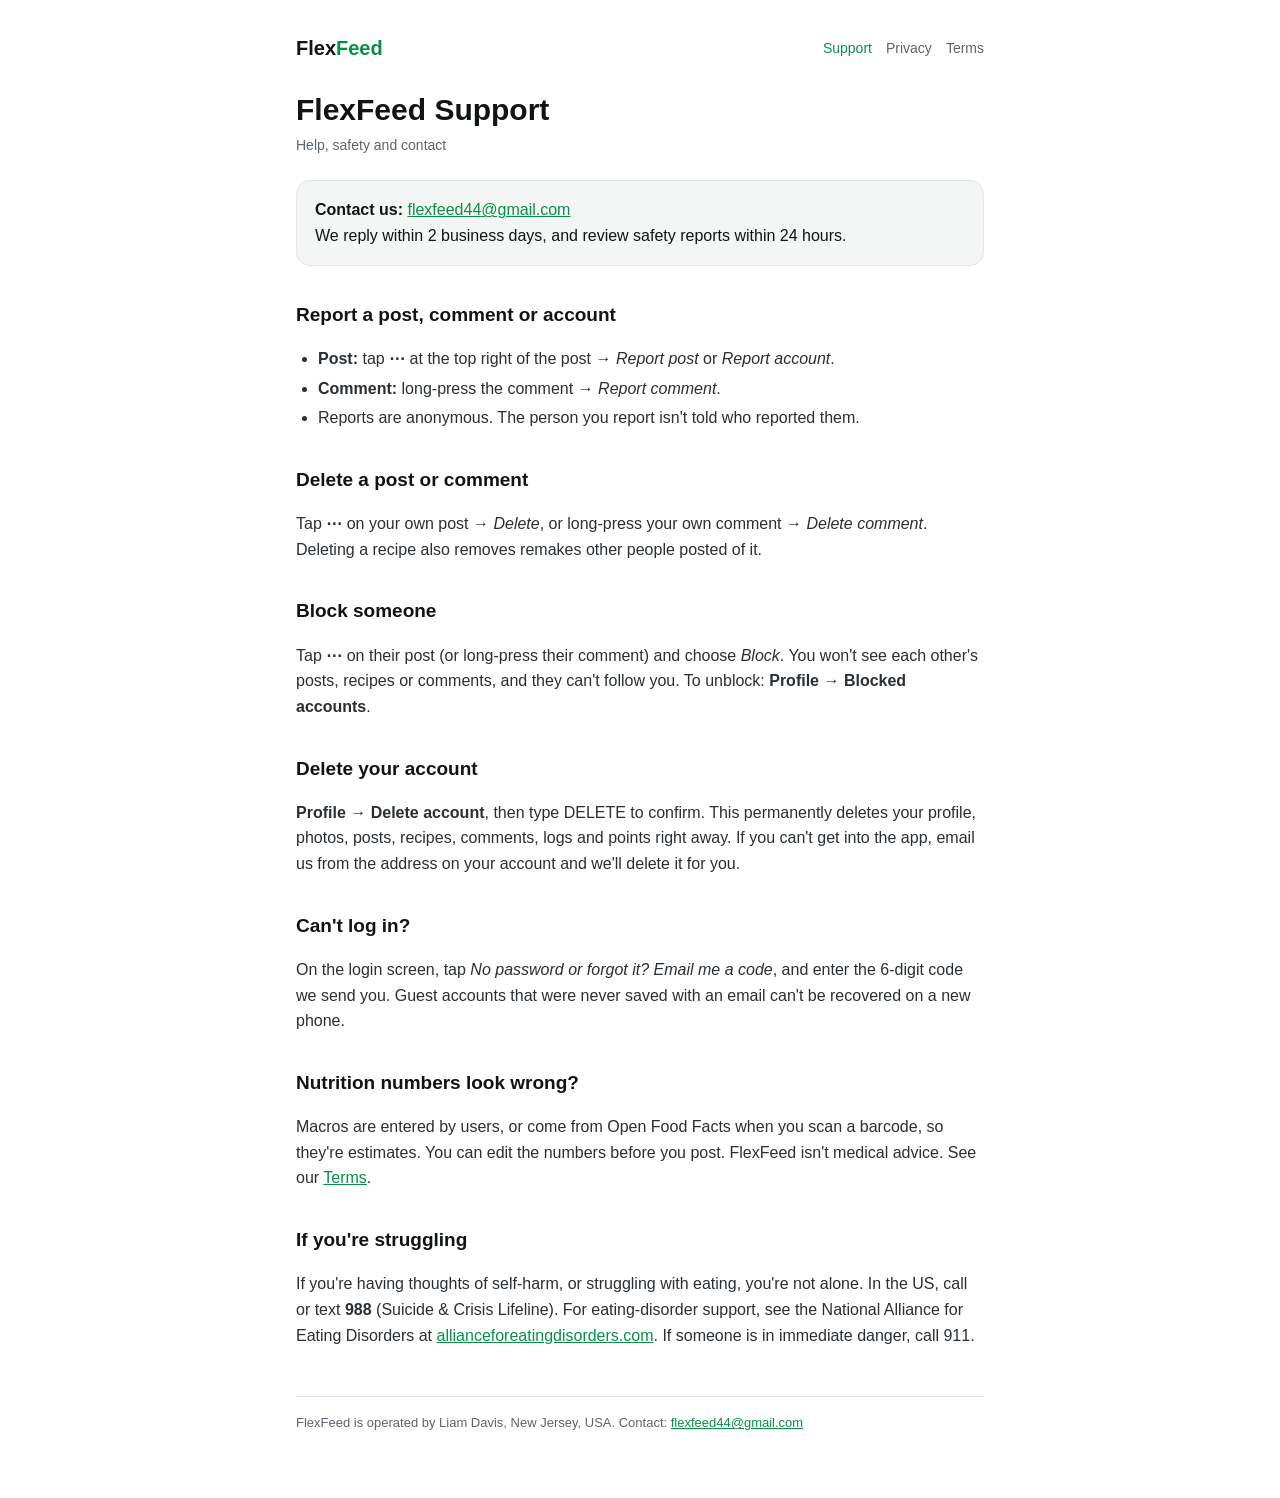
<file: index.html>
<!doctype html>
<html lang="en">
<head>
<meta charset="utf-8">
<meta name="viewport" content="width=device-width, initial-scale=1">
<title>FlexFeed Support</title>
<meta name="description" content="Get help with FlexFeed: contact, reporting content, and deleting your account.">
<link rel="stylesheet" href="style.css">
</head>
<body>
<main>
<header>
  <a class="brand" href="index.html">Flex<span>Feed</span></a>
  <nav><a href="index.html" aria-current="page">Support</a><a href="privacy.html">Privacy</a><a href="terms.html">Terms</a></nav>
</header>
<h1>FlexFeed Support</h1>
<p class="updated">Help, safety and contact</p>

<div class="card">
<strong>Contact us:</strong> <a href="mailto:flexfeed44@gmail.com">flexfeed44@gmail.com</a><br>
We reply within 2 business days, and review safety reports within 24 hours.
</div>

<h2>Report a post, comment or account</h2>
<ul>
<li><strong>Post:</strong> tap <strong>⋯</strong> at the top right of the post → <em>Report post</em> or <em>Report account</em>.</li>
<li><strong>Comment:</strong> long-press the comment → <em>Report comment</em>.</li>
<li>Reports are anonymous. The person you report isn't told who reported them.</li>
</ul>

<h2>Delete a post or comment</h2>
<p>Tap <strong>⋯</strong> on your own post → <em>Delete</em>, or long-press your own comment → <em>Delete comment</em>. Deleting a recipe also removes remakes other people posted of it.</p>

<h2>Block someone</h2>
<p>Tap <strong>⋯</strong> on their post (or long-press their comment) and choose <em>Block</em>. You won't see each other's posts, recipes or comments, and they can't follow you. To unblock: <strong>Profile → Blocked accounts</strong>.</p>

<h2>Delete your account</h2>
<p><strong>Profile → Delete account</strong>, then type DELETE to confirm. This permanently deletes your profile, photos, posts, recipes, comments, logs and points right away. If you can't get into the app, email us from the address on your account and we'll delete it for you.</p>

<h2>Can't log in?</h2>
<p>On the login screen, tap <em>No password or forgot it? Email me a code</em>, and enter the 6-digit code we send you. Guest accounts that were never saved with an email can't be recovered on a new phone.</p>

<h2>Nutrition numbers look wrong?</h2>
<p>Macros are entered by users, or come from Open Food Facts when you scan a barcode, so they're estimates. You can edit the numbers before you post. FlexFeed isn't medical advice. See our <a href="terms.html">Terms</a>.</p>

<h2>If you're struggling</h2>
<p>If you're having thoughts of self-harm, or struggling with eating, you're not alone. In the US, call or text <strong>988</strong> (Suicide &amp; Crisis Lifeline). For eating-disorder support, see the National Alliance for Eating Disorders at <a href="https://www.allianceforeatingdisorders.com">allianceforeatingdisorders.com</a>. If someone is in immediate danger, call 911.</p>
<footer>FlexFeed is operated by Liam Davis, New Jersey, USA. Contact: <a href="mailto:flexfeed44@gmail.com">flexfeed44@gmail.com</a></footer>
</main>
</body>
</html>
</file>
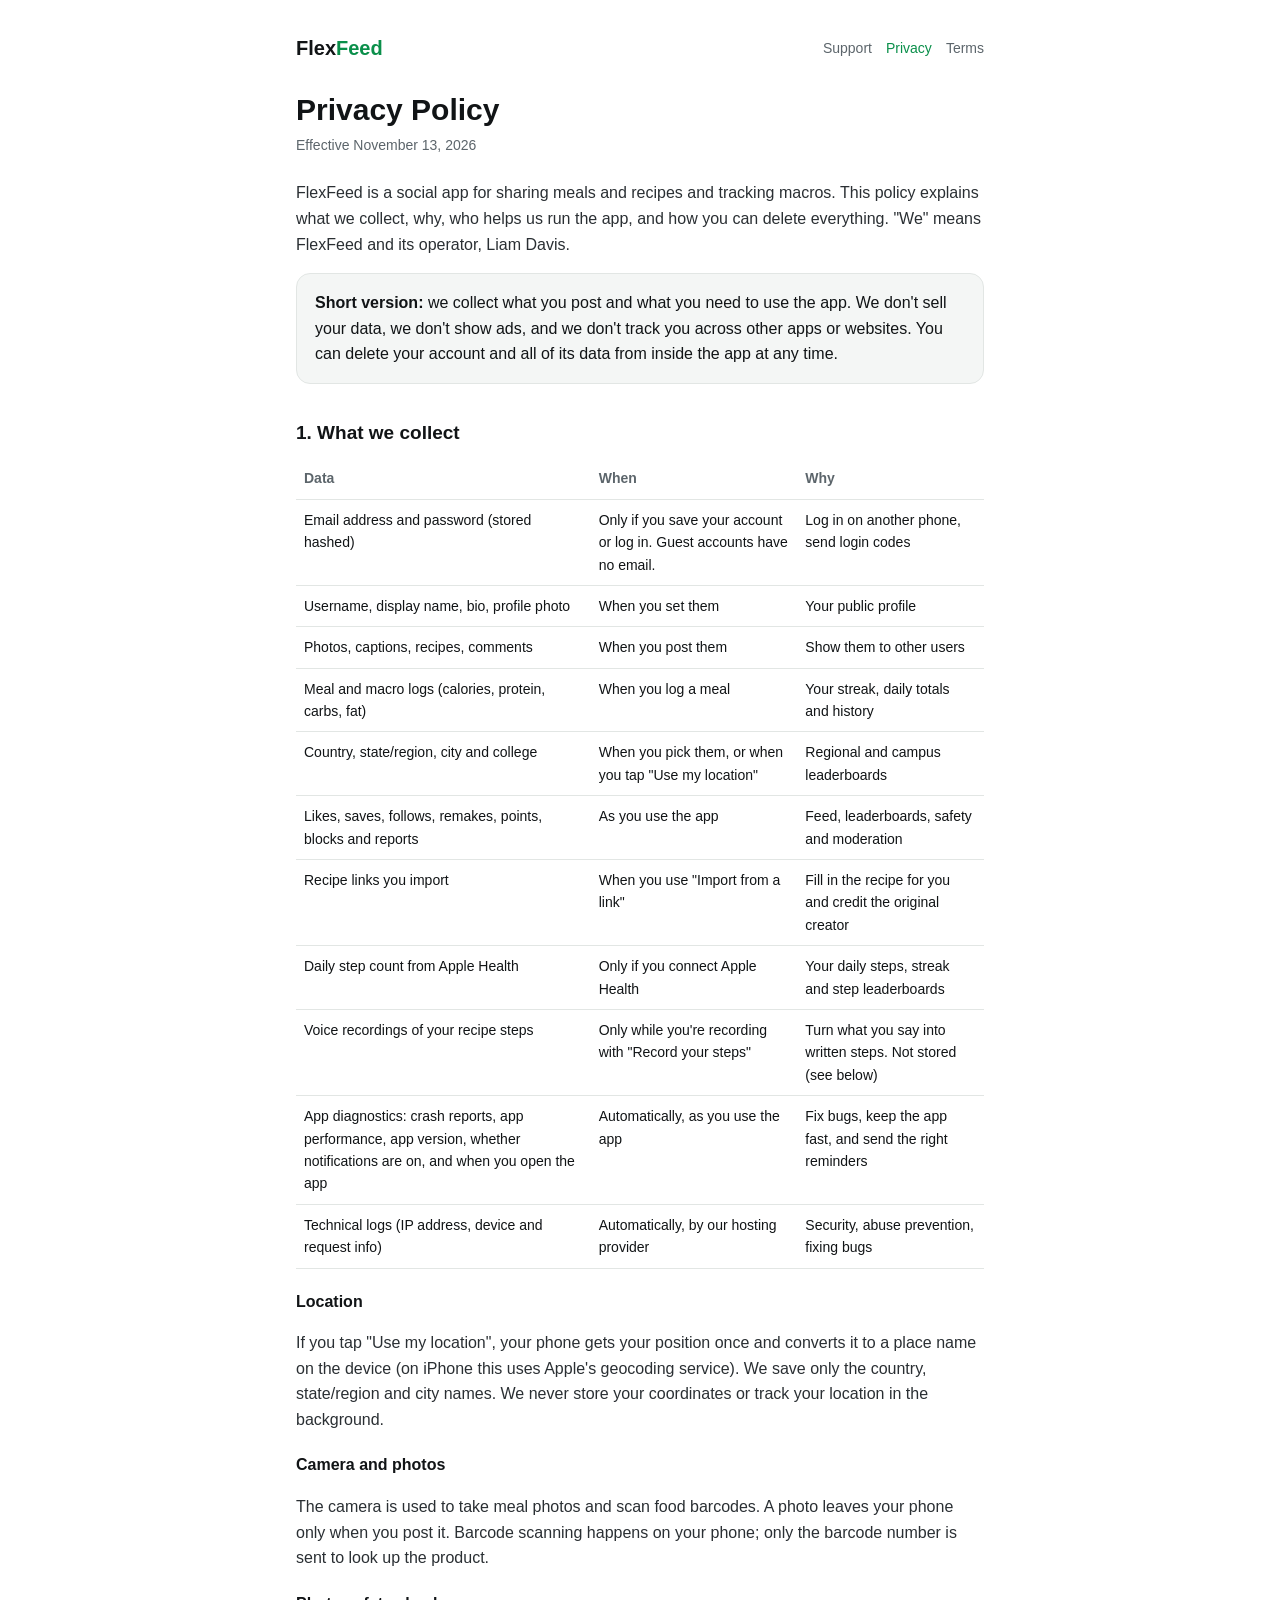
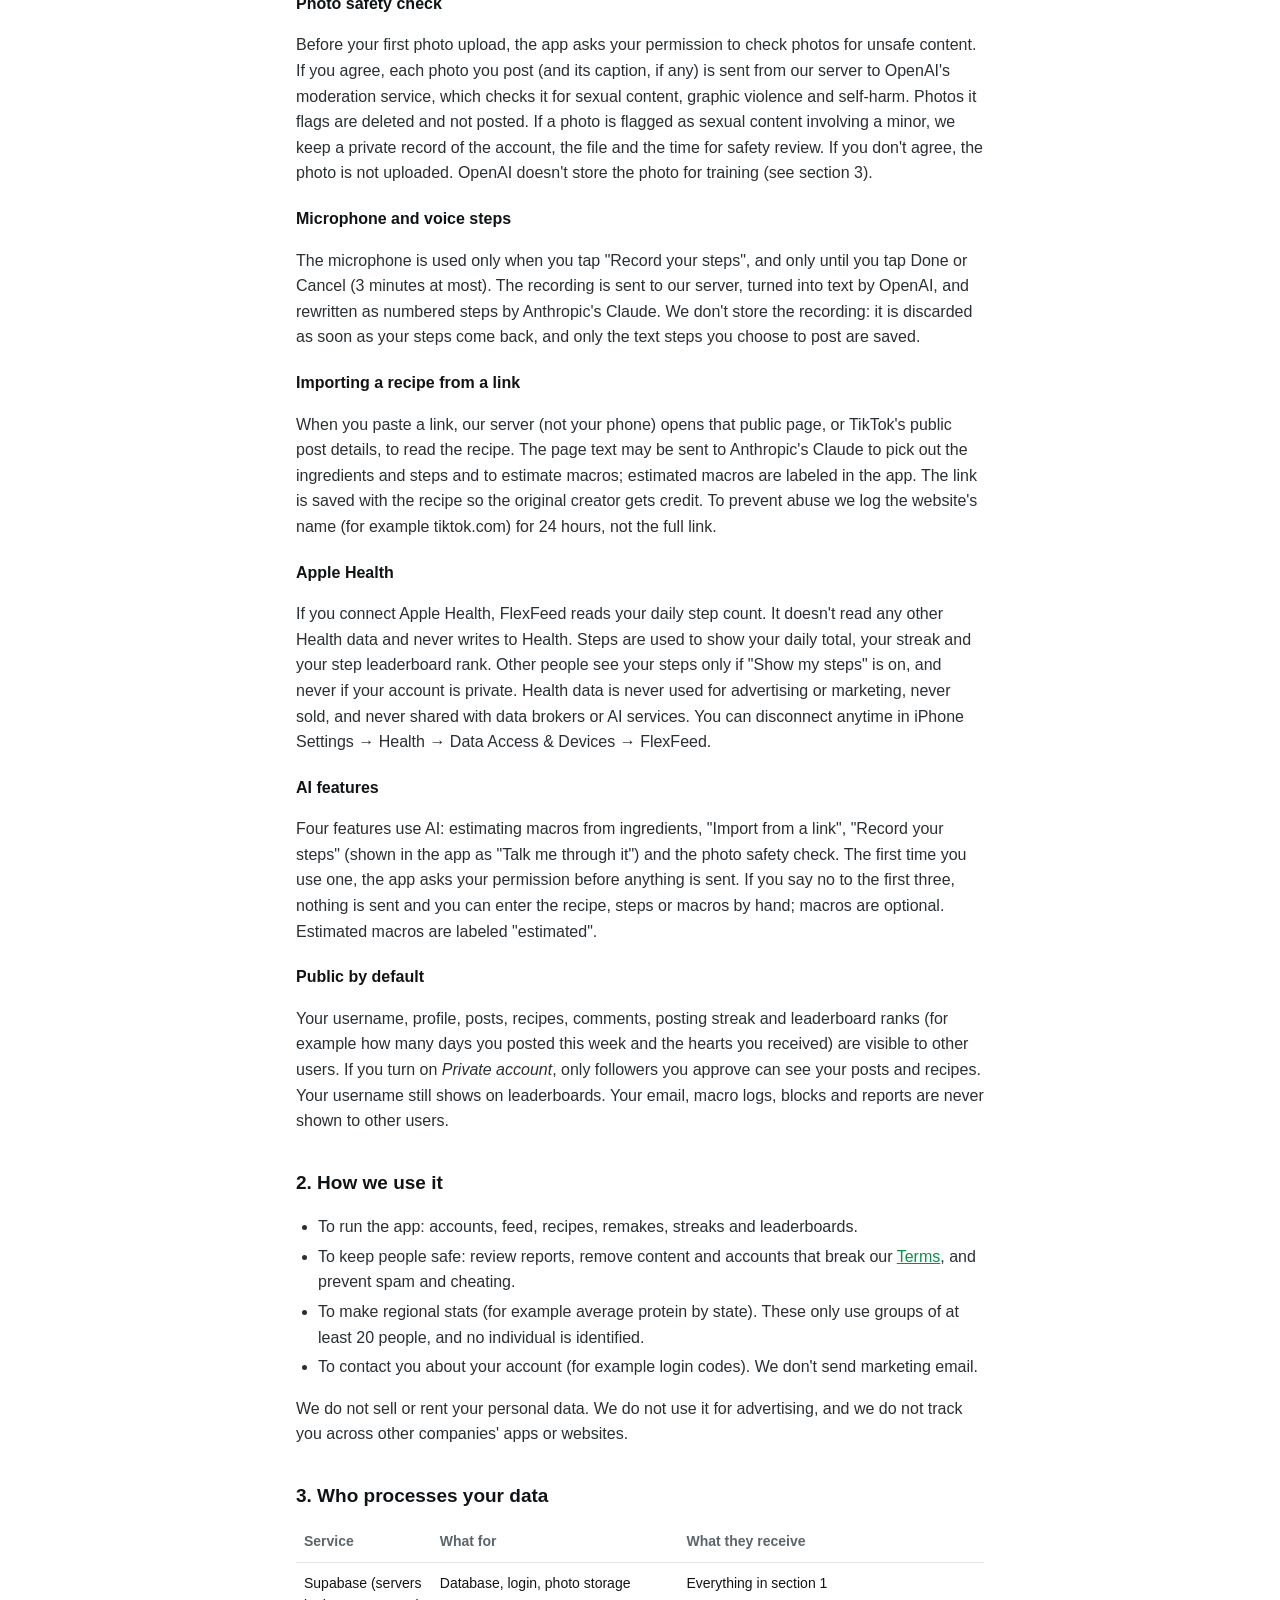
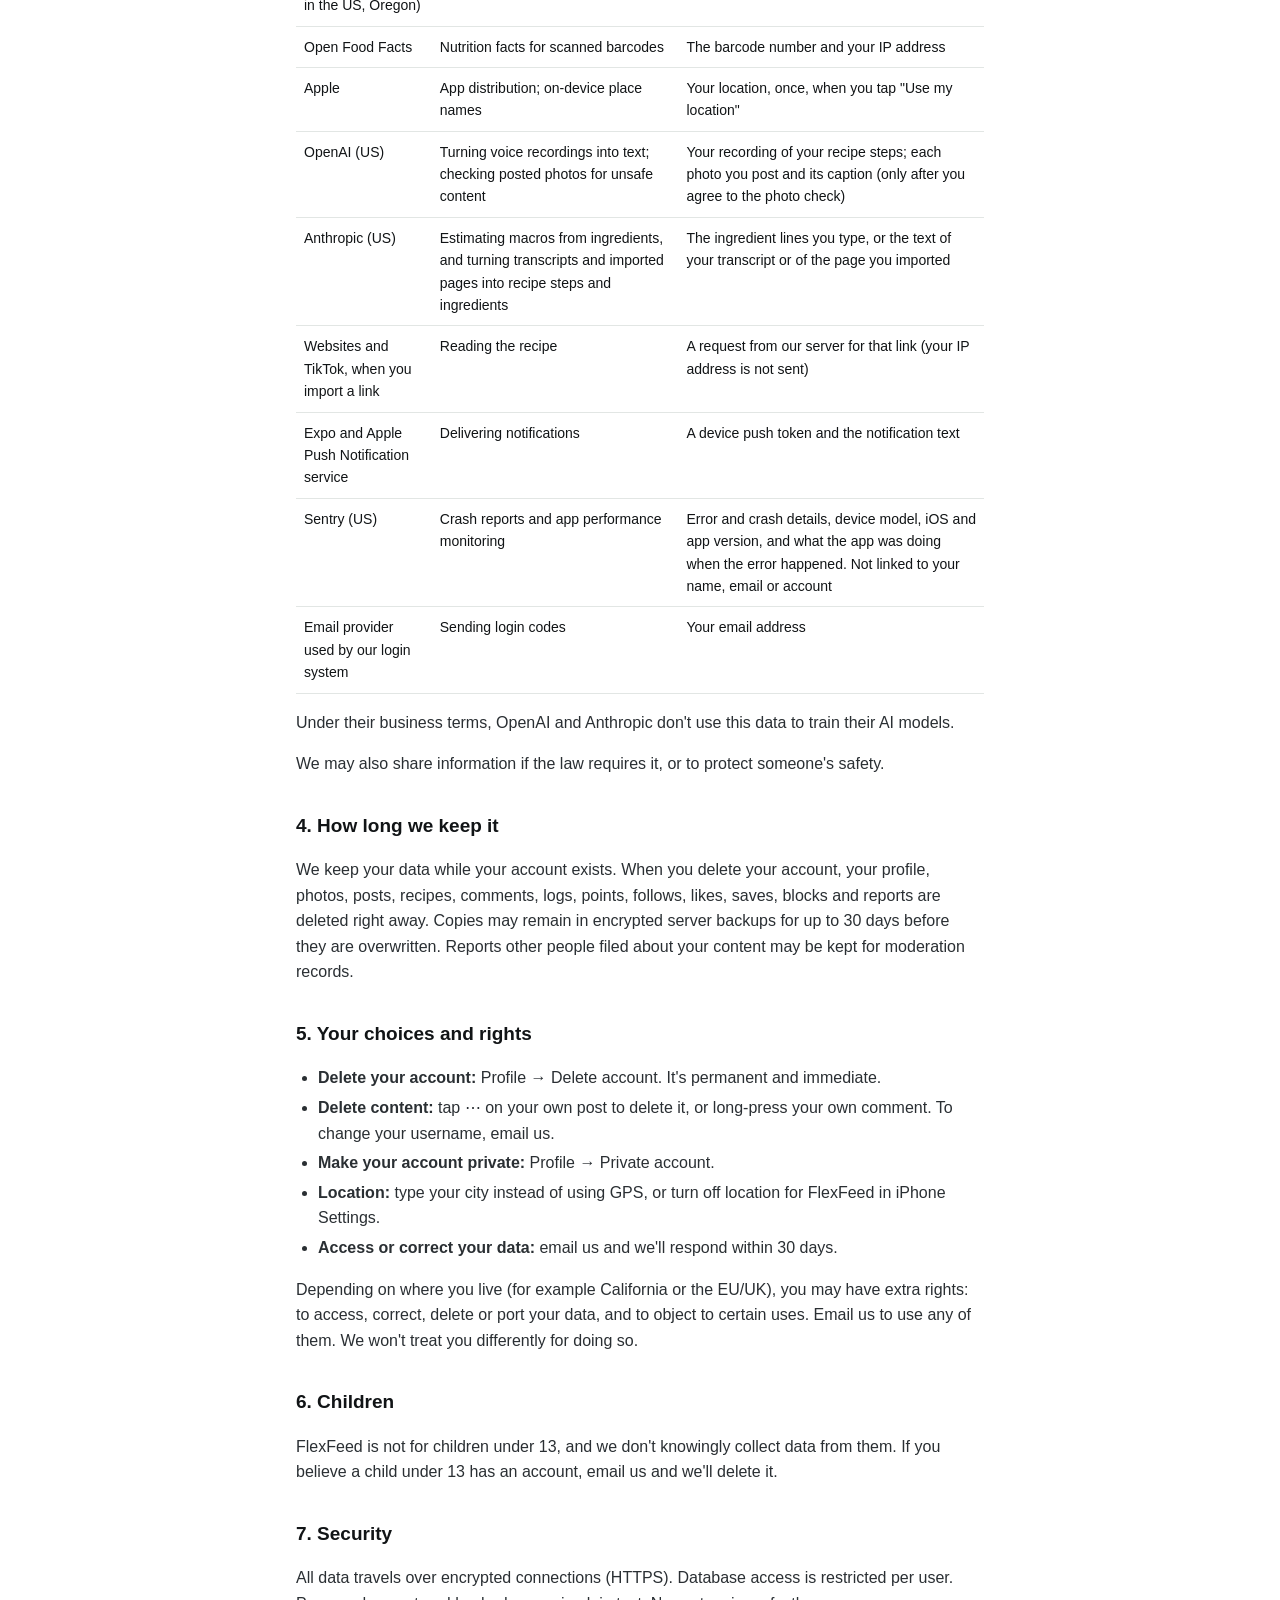
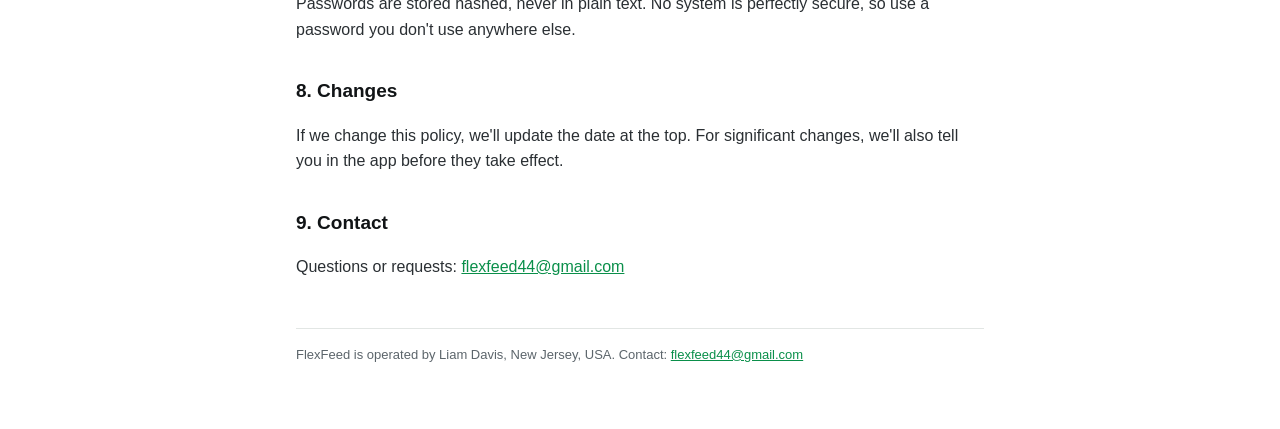
<file: privacy.html>
<!doctype html>
<html lang="en">
<head>
<meta charset="utf-8">
<meta name="viewport" content="width=device-width, initial-scale=1">
<title>FlexFeed Privacy Policy</title>
<meta name="description" content="What FlexFeed collects, why, who processes it, and how to delete it.">
<link rel="stylesheet" href="style.css">
</head>
<body>
<main>
<header>
  <a class="brand" href="index.html">Flex<span>Feed</span></a>
  <nav><a href="index.html">Support</a><a href="privacy.html" aria-current="page">Privacy</a><a href="terms.html">Terms</a></nav>
</header>
<h1>Privacy Policy</h1>
<p class="updated">Effective November 13, 2026</p>

<p>FlexFeed is a social app for sharing meals and recipes and tracking macros. This policy explains what we collect, why, who helps us run the app, and how you can delete everything. "We" means FlexFeed and its operator, Liam Davis.</p>

<div class="card"><strong>Short version:</strong> we collect what you post and what you need to use the app. We don't sell your data, we don't show ads, and we don't track you across other apps or websites. You can delete your account and all of its data from inside the app at any time.</div>

<h2>1. What we collect</h2>
<table>
<tr><th>Data</th><th>When</th><th>Why</th></tr>
<tr><td>Email address and password (stored hashed)</td><td>Only if you save your account or log in. Guest accounts have no email.</td><td>Log in on another phone, send login codes</td></tr>
<tr><td>Username, display name, bio, profile photo</td><td>When you set them</td><td>Your public profile</td></tr>
<tr><td>Photos, captions, recipes, comments</td><td>When you post them</td><td>Show them to other users</td></tr>
<tr><td>Meal and macro logs (calories, protein, carbs, fat)</td><td>When you log a meal</td><td>Your streak, daily totals and history</td></tr>
<tr><td>Country, state/region, city and college</td><td>When you pick them, or when you tap "Use my location"</td><td>Regional and campus leaderboards</td></tr>
<tr><td>Likes, saves, follows, remakes, points, blocks and reports</td><td>As you use the app</td><td>Feed, leaderboards, safety and moderation</td></tr>
<tr><td>Recipe links you import</td><td>When you use "Import from a link"</td><td>Fill in the recipe for you and credit the original creator</td></tr>
<tr><td>Daily step count from Apple Health</td><td>Only if you connect Apple Health</td><td>Your daily steps, streak and step leaderboards</td></tr>
<tr><td>Voice recordings of your recipe steps</td><td>Only while you're recording with "Record your steps"</td><td>Turn what you say into written steps. Not stored (see below)</td></tr>
<tr><td>App diagnostics: crash reports, app performance, app version, whether notifications are on, and when you open the app</td><td>Automatically, as you use the app</td><td>Fix bugs, keep the app fast, and send the right reminders</td></tr>
<tr><td>Technical logs (IP address, device and request info)</td><td>Automatically, by our hosting provider</td><td>Security, abuse prevention, fixing bugs</td></tr>
</table>

<h3>Location</h3>
<p>If you tap "Use my location", your phone gets your position once and converts it to a place name on the device (on iPhone this uses Apple's geocoding service). We save only the country, state/region and city names. We never store your coordinates or track your location in the background.</p>

<h3>Camera and photos</h3>
<p>The camera is used to take meal photos and scan food barcodes. A photo leaves your phone only when you post it. Barcode scanning happens on your phone; only the barcode number is sent to look up the product.</p>

<h3>Photo safety check</h3>
<p>Before your first photo upload, the app asks your permission to check photos for unsafe content. If you agree, each photo you post (and its caption, if any) is sent from our server to OpenAI's moderation service, which checks it for sexual content, graphic violence and self-harm. Photos it flags are deleted and not posted. If a photo is flagged as sexual content involving a minor, we keep a private record of the account, the file and the time for safety review. If you don't agree, the photo is not uploaded. OpenAI doesn't store the photo for training (see section 3).</p>

<h3>Microphone and voice steps</h3>
<p>The microphone is used only when you tap "Record your steps", and only until you tap Done or Cancel (3 minutes at most). The recording is sent to our server, turned into text by OpenAI, and rewritten as numbered steps by Anthropic's Claude. We don't store the recording: it is discarded as soon as your steps come back, and only the text steps you choose to post are saved.</p>

<h3>Importing a recipe from a link</h3>
<p>When you paste a link, our server (not your phone) opens that public page, or TikTok's public post details, to read the recipe. The page text may be sent to Anthropic's Claude to pick out the ingredients and steps and to estimate macros; estimated macros are labeled in the app. The link is saved with the recipe so the original creator gets credit. To prevent abuse we log the website's name (for example tiktok.com) for 24 hours, not the full link.</p>

<h3>Apple Health</h3>
<p>If you connect Apple Health, FlexFeed reads your daily step count. It doesn't read any other Health data and never writes to Health. Steps are used to show your daily total, your streak and your step leaderboard rank. Other people see your steps only if "Show my steps" is on, and never if your account is private. Health data is never used for advertising or marketing, never sold, and never shared with data brokers or AI services. You can disconnect anytime in iPhone Settings → Health → Data Access &amp; Devices → FlexFeed.</p>

<h3>AI features</h3>
<p>Four features use AI: estimating macros from ingredients, "Import from a link", "Record your steps" (shown in the app as "Talk me through it") and the photo safety check. The first time you use one, the app asks your permission before anything is sent. If you say no to the first three, nothing is sent and you can enter the recipe, steps or macros by hand; macros are optional. Estimated macros are labeled "estimated".</p>

<h3>Public by default</h3>
<p>Your username, profile, posts, recipes, comments, posting streak and leaderboard ranks (for example how many days you posted this week and the hearts you received) are visible to other users. If you turn on <em>Private account</em>, only followers you approve can see your posts and recipes. Your username still shows on leaderboards. Your email, macro logs, blocks and reports are never shown to other users.</p>

<h2>2. How we use it</h2>
<ul>
<li>To run the app: accounts, feed, recipes, remakes, streaks and leaderboards.</li>
<li>To keep people safe: review reports, remove content and accounts that break our <a href="terms.html">Terms</a>, and prevent spam and cheating.</li>
<li>To make regional stats (for example average protein by state). These only use groups of at least 20 people, and no individual is identified.</li>
<li>To contact you about your account (for example login codes). We don't send marketing email.</li>
</ul>
<p>We do not sell or rent your personal data. We do not use it for advertising, and we do not track you across other companies' apps or websites.</p>

<h2>3. Who processes your data</h2>
<table>
<tr><th>Service</th><th>What for</th><th>What they receive</th></tr>
<tr><td>Supabase (servers in the US, Oregon)</td><td>Database, login, photo storage</td><td>Everything in section 1</td></tr>
<tr><td>Open Food Facts</td><td>Nutrition facts for scanned barcodes</td><td>The barcode number and your IP address</td></tr>
<tr><td>Apple</td><td>App distribution; on-device place names</td><td>Your location, once, when you tap "Use my location"</td></tr>
<tr><td>OpenAI (US)</td><td>Turning voice recordings into text; checking posted photos for unsafe content</td><td>Your recording of your recipe steps; each photo you post and its caption (only after you agree to the photo check)</td></tr>
<tr><td>Anthropic (US)</td><td>Estimating macros from ingredients, and turning transcripts and imported pages into recipe steps and ingredients</td><td>The ingredient lines you type, or the text of your transcript or of the page you imported</td></tr>
<tr><td>Websites and TikTok, when you import a link</td><td>Reading the recipe</td><td>A request from our server for that link (your IP address is not sent)</td></tr>
<tr><td>Expo and Apple Push Notification service</td><td>Delivering notifications</td><td>A device push token and the notification text</td></tr>
<tr><td>Sentry (US)</td><td>Crash reports and app performance monitoring</td><td>Error and crash details, device model, iOS and app version, and what the app was doing when the error happened. Not linked to your name, email or account</td></tr>
<tr><td>Email provider used by our login system</td><td>Sending login codes</td><td>Your email address</td></tr>
</table>
<p>Under their business terms, OpenAI and Anthropic don't use this data to train their AI models.</p>
<p>We may also share information if the law requires it, or to protect someone's safety.</p>

<h2>4. How long we keep it</h2>
<p>We keep your data while your account exists. When you delete your account, your profile, photos, posts, recipes, comments, logs, points, follows, likes, saves, blocks and reports are deleted right away. Copies may remain in encrypted server backups for up to 30 days before they are overwritten. Reports other people filed about your content may be kept for moderation records.</p>

<h2>5. Your choices and rights</h2>
<ul>
<li><strong>Delete your account:</strong> Profile → Delete account. It's permanent and immediate.</li>
<li><strong>Delete content:</strong> tap ⋯ on your own post to delete it, or long-press your own comment. To change your username, email us.</li>
<li><strong>Make your account private:</strong> Profile → Private account.</li>
<li><strong>Location:</strong> type your city instead of using GPS, or turn off location for FlexFeed in iPhone Settings.</li>
<li><strong>Access or correct your data:</strong> email us and we'll respond within 30 days.</li>
</ul>
<p>Depending on where you live (for example California or the EU/UK), you may have extra rights: to access, correct, delete or port your data, and to object to certain uses. Email us to use any of them. We won't treat you differently for doing so.</p>

<h2>6. Children</h2>
<p>FlexFeed is not for children under 13, and we don't knowingly collect data from them. If you believe a child under 13 has an account, email us and we'll delete it.</p>

<h2>7. Security</h2>
<p>All data travels over encrypted connections (HTTPS). Database access is restricted per user. Passwords are stored hashed, never in plain text. No system is perfectly secure, so use a password you don't use anywhere else.</p>

<h2>8. Changes</h2>
<p>If we change this policy, we'll update the date at the top. For significant changes, we'll also tell you in the app before they take effect.</p>

<h2>9. Contact</h2>
<p>Questions or requests: <a href="mailto:flexfeed44@gmail.com">flexfeed44@gmail.com</a></p>
<footer>FlexFeed is operated by Liam Davis, New Jersey, USA. Contact: <a href="mailto:flexfeed44@gmail.com">flexfeed44@gmail.com</a></footer>
</main>
</body>
</html>
</file>
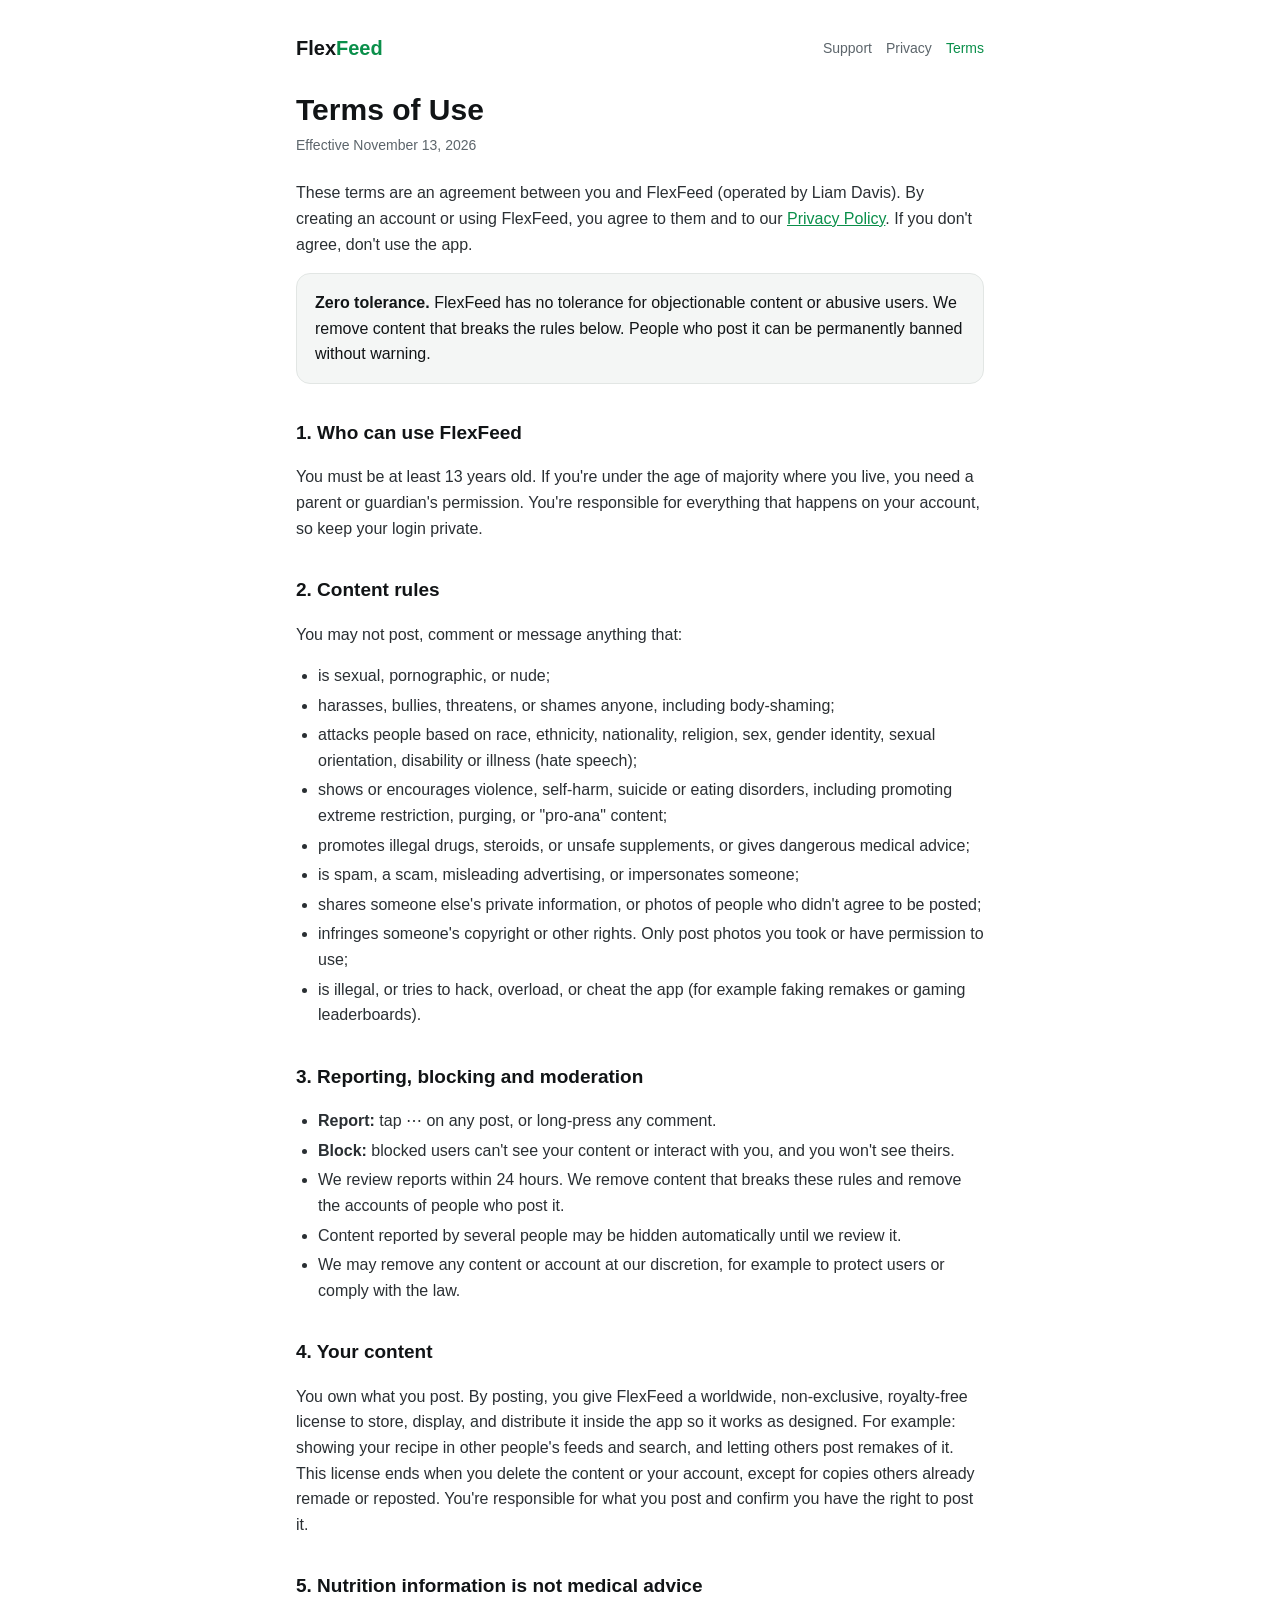
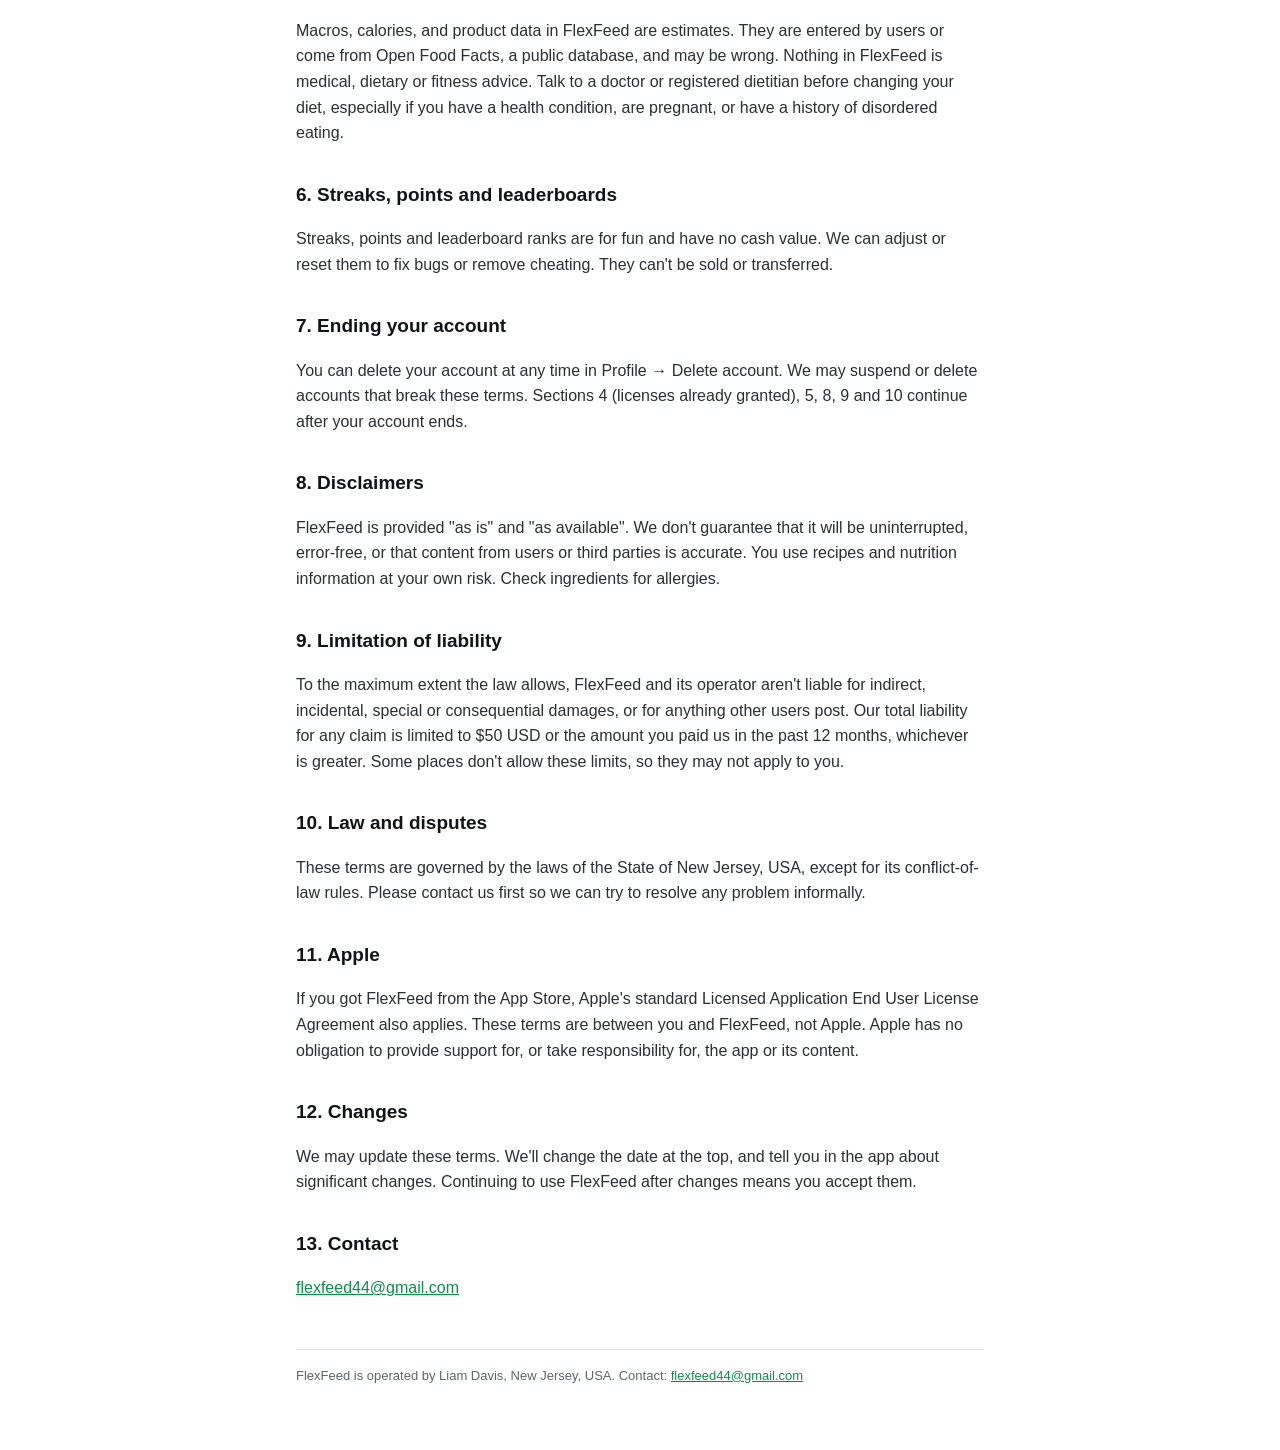
<file: terms.html>
<!doctype html>
<html lang="en">
<head>
<meta charset="utf-8">
<meta name="viewport" content="width=device-width, initial-scale=1">
<title>FlexFeed Terms of Use</title>
<meta name="description" content="The rules for using FlexFeed, including zero tolerance for objectionable content.">
<link rel="stylesheet" href="style.css">
</head>
<body>
<main>
<header>
  <a class="brand" href="index.html">Flex<span>Feed</span></a>
  <nav><a href="index.html">Support</a><a href="privacy.html">Privacy</a><a href="terms.html" aria-current="page">Terms</a></nav>
</header>
<h1>Terms of Use</h1>
<p class="updated">Effective November 13, 2026</p>

<p>These terms are an agreement between you and FlexFeed (operated by Liam Davis). By creating an account or using FlexFeed, you agree to them and to our <a href="privacy.html">Privacy Policy</a>. If you don't agree, don't use the app.</p>

<div class="card"><strong>Zero tolerance.</strong> FlexFeed has no tolerance for objectionable content or abusive users. We remove content that breaks the rules below. People who post it can be permanently banned without warning.</div>

<h2>1. Who can use FlexFeed</h2>
<p>You must be at least 13 years old. If you're under the age of majority where you live, you need a parent or guardian's permission. You're responsible for everything that happens on your account, so keep your login private.</p>

<h2>2. Content rules</h2>
<p>You may not post, comment or message anything that:</p>
<ul>
<li>is sexual, pornographic, or nude;</li>
<li>harasses, bullies, threatens, or shames anyone, including body-shaming;</li>
<li>attacks people based on race, ethnicity, nationality, religion, sex, gender identity, sexual orientation, disability or illness (hate speech);</li>
<li>shows or encourages violence, self-harm, suicide or eating disorders, including promoting extreme restriction, purging, or "pro-ana" content;</li>
<li>promotes illegal drugs, steroids, or unsafe supplements, or gives dangerous medical advice;</li>
<li>is spam, a scam, misleading advertising, or impersonates someone;</li>
<li>shares someone else's private information, or photos of people who didn't agree to be posted;</li>
<li>infringes someone's copyright or other rights. Only post photos you took or have permission to use;</li>
<li>is illegal, or tries to hack, overload, or cheat the app (for example faking remakes or gaming leaderboards).</li>
</ul>

<h2>3. Reporting, blocking and moderation</h2>
<ul>
<li><strong>Report:</strong> tap ⋯ on any post, or long-press any comment.</li>
<li><strong>Block:</strong> blocked users can't see your content or interact with you, and you won't see theirs.</li>
<li>We review reports within 24 hours. We remove content that breaks these rules and remove the accounts of people who post it.</li>
<li>Content reported by several people may be hidden automatically until we review it.</li>
<li>We may remove any content or account at our discretion, for example to protect users or comply with the law.</li>
</ul>

<h2>4. Your content</h2>
<p>You own what you post. By posting, you give FlexFeed a worldwide, non-exclusive, royalty-free license to store, display, and distribute it inside the app so it works as designed. For example: showing your recipe in other people's feeds and search, and letting others post remakes of it. This license ends when you delete the content or your account, except for copies others already remade or reposted. You're responsible for what you post and confirm you have the right to post it.</p>

<h2>5. Nutrition information is not medical advice</h2>
<p>Macros, calories, and product data in FlexFeed are estimates. They are entered by users or come from Open Food Facts, a public database, and may be wrong. Nothing in FlexFeed is medical, dietary or fitness advice. Talk to a doctor or registered dietitian before changing your diet, especially if you have a health condition, are pregnant, or have a history of disordered eating.</p>

<h2>6. Streaks, points and leaderboards</h2>
<p>Streaks, points and leaderboard ranks are for fun and have no cash value. We can adjust or reset them to fix bugs or remove cheating. They can't be sold or transferred.</p>

<h2>7. Ending your account</h2>
<p>You can delete your account at any time in Profile → Delete account. We may suspend or delete accounts that break these terms. Sections 4 (licenses already granted), 5, 8, 9 and 10 continue after your account ends.</p>

<h2>8. Disclaimers</h2>
<p>FlexFeed is provided "as is" and "as available". We don't guarantee that it will be uninterrupted, error-free, or that content from users or third parties is accurate. You use recipes and nutrition information at your own risk. Check ingredients for allergies.</p>

<h2>9. Limitation of liability</h2>
<p>To the maximum extent the law allows, FlexFeed and its operator aren't liable for indirect, incidental, special or consequential damages, or for anything other users post. Our total liability for any claim is limited to $50 USD or the amount you paid us in the past 12 months, whichever is greater. Some places don't allow these limits, so they may not apply to you.</p>

<h2>10. Law and disputes</h2>
<p>These terms are governed by the laws of the State of New Jersey, USA, except for its conflict-of-law rules. Please contact us first so we can try to resolve any problem informally.</p>

<h2>11. Apple</h2>
<p>If you got FlexFeed from the App Store, Apple's standard Licensed Application End User License Agreement also applies. These terms are between you and FlexFeed, not Apple. Apple has no obligation to provide support for, or take responsibility for, the app or its content.</p>

<h2>12. Changes</h2>
<p>We may update these terms. We'll change the date at the top, and tell you in the app about significant changes. Continuing to use FlexFeed after changes means you accept them.</p>

<h2>13. Contact</h2>
<p><a href="mailto:flexfeed44@gmail.com">flexfeed44@gmail.com</a></p>
<footer>FlexFeed is operated by Liam Davis, New Jersey, USA. Contact: <a href="mailto:flexfeed44@gmail.com">flexfeed44@gmail.com</a></footer>
</main>
</body>
</html>
</file>
<file: style.css>
:root{--bg:#0F1113;--surface:#181B1E;--border:#242830;--accent:#39FF88;--text:#F5F7F6;--muted:#9BA3A8}
*{box-sizing:border-box}
body{margin:0;background:var(--bg);color:var(--text);font:16px/1.6 -apple-system,BlinkMacSystemFont,"Segoe UI",Roboto,Helvetica,Arial,sans-serif}
main{max-width:720px;margin:0 auto;padding:32px 16px 64px}
header{display:flex;align-items:center;justify-content:space-between;gap:12px;flex-wrap:wrap;margin-bottom:28px}
.brand{font-weight:800;font-size:20px;color:var(--text);text-decoration:none}.brand span{color:var(--accent)}
nav a{color:var(--muted);text-decoration:none;margin-left:14px;font-size:14px}nav a:hover,nav a[aria-current]{color:var(--accent)}
h1{font-size:30px;line-height:1.2;margin:0 0 6px}h2{font-size:19px;margin:34px 0 8px}h3{font-size:16px;margin:20px 0 6px}
.updated{color:var(--muted);font-size:14px;margin:0 0 24px}
p,li{color:#D9DEDB}a{color:var(--accent)}ul{padding-left:22px}li{margin:4px 0}
.card{background:var(--surface);border:1px solid var(--border);border-radius:14px;padding:16px 18px;margin:16px 0}
table{width:100%;border-collapse:collapse;font-size:14px;margin:10px 0}th,td{text-align:left;vertical-align:top;border-bottom:1px solid var(--border);padding:9px 8px}th{color:var(--muted);font-weight:600}
footer{margin-top:48px;color:var(--muted);font-size:13px;border-top:1px solid var(--border);padding-top:16px}
@media (prefers-color-scheme: light){:root{--bg:#FFFFFF;--surface:#F4F6F5;--border:#E2E6E4;--accent:#0A8F4A;--text:#111416;--muted:#5C656B}p,li{color:#2A2F33}}
</file>
